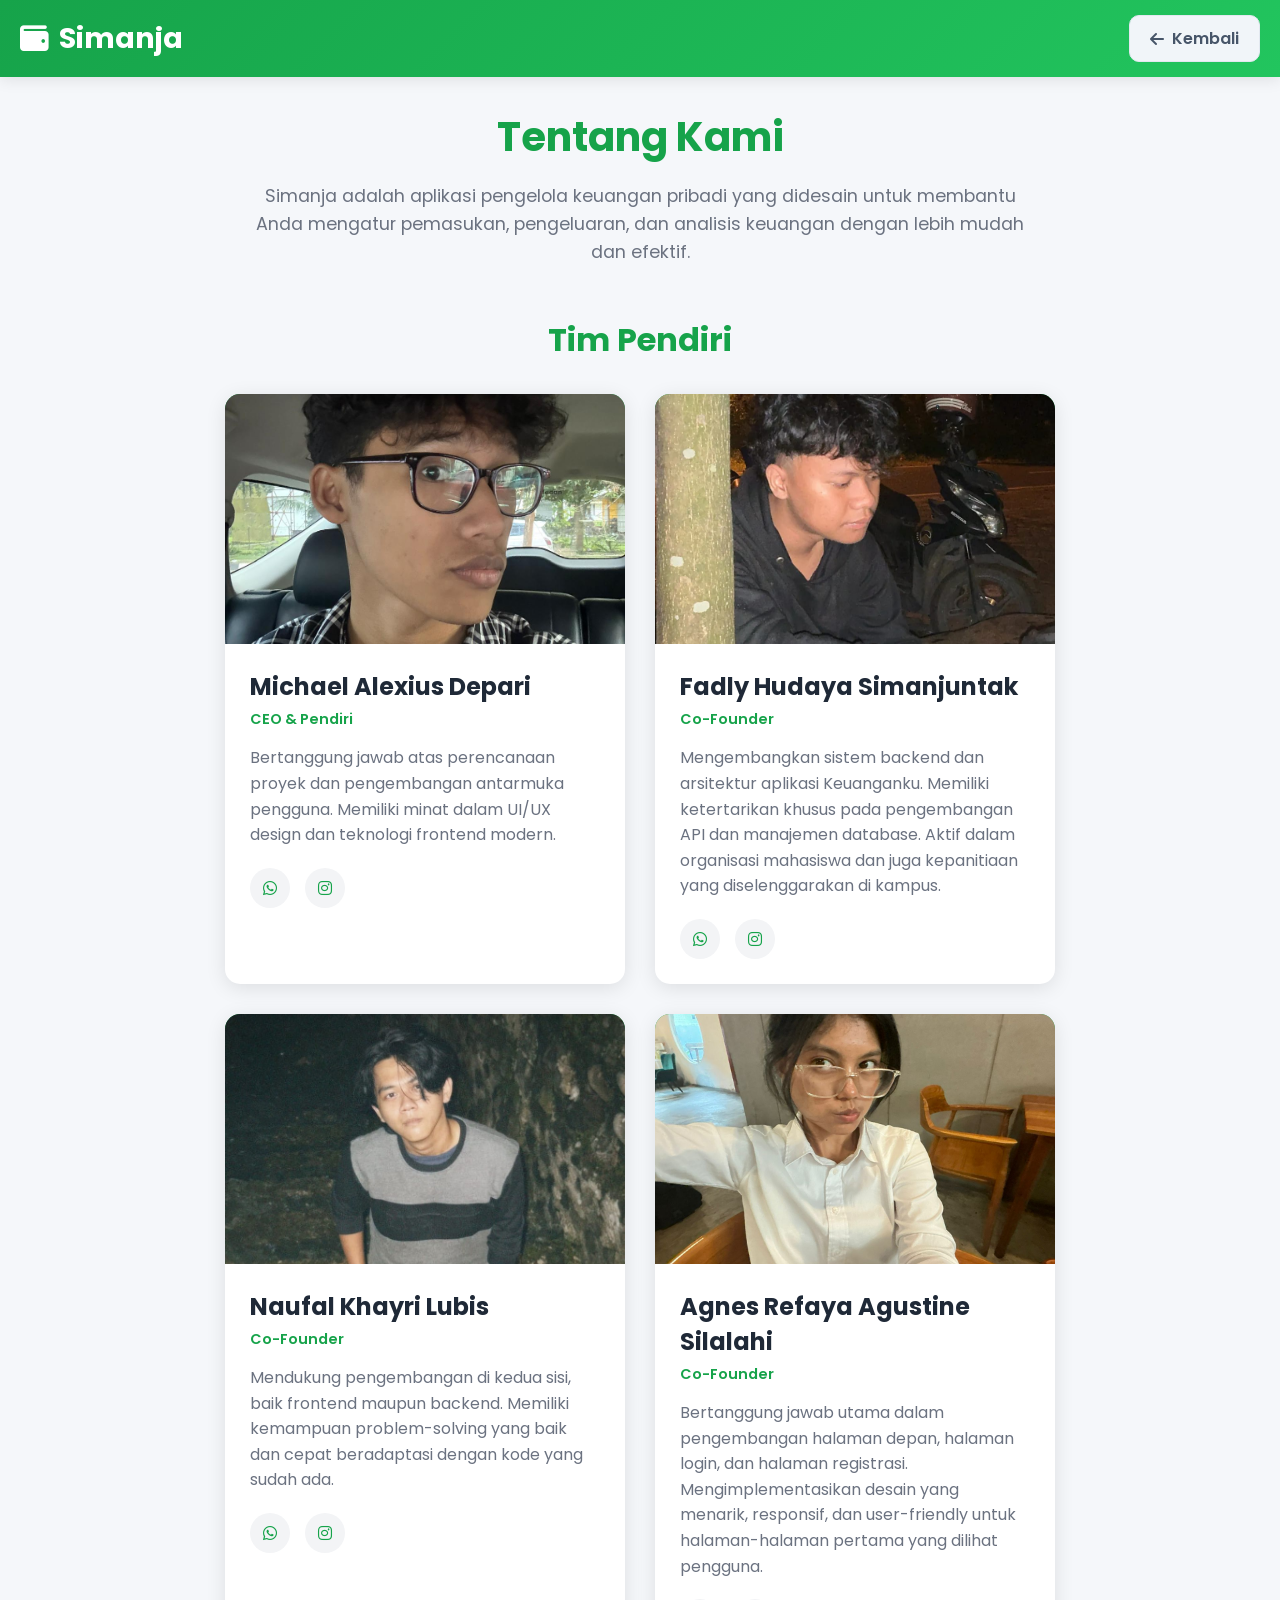
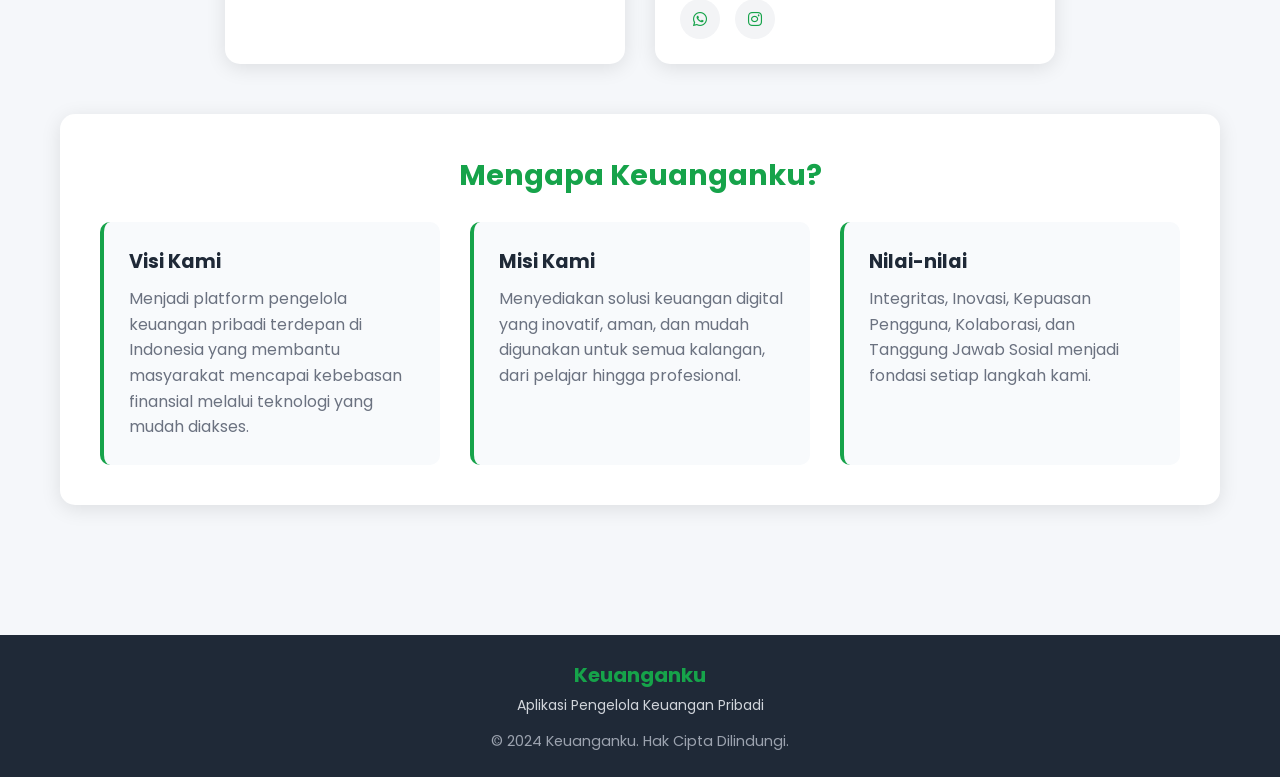
<file: tentang.html>
<!DOCTYPE html>
<html lang="id">
<head>
    <meta charset="UTF-8">
    <meta name="viewport" content="width=device-width, initial-scale=1.0">
    <title>Keuanganku | Tentang Kami</title>
    
    <!-- Font Google -->
    <link rel="preconnect" href="https://fonts.googleapis.com">
    <link rel="preconnect" href="https://fonts.gstatic.com" crossorigin>
    <link href="https://fonts.googleapis.com/css2?family=Poppins:wght@300;400;600;700&display=swap" rel="stylesheet">
    
    <!-- Font Awesome -->
    <link rel="stylesheet" href="https://cdnjs.cloudflare.com/ajax/libs/font-awesome/6.4.0/css/all.min.css">
    <link rel="stylesheet" href="./assets/css/tentang.css" />

</head>
<body>
    <!-- Navbar -->
    <nav class="navbar">
        <div class="nav-container">
            <a href="#" class="nav-brand">
                <i class="fas fa-wallet"></i>
                Simanja
            </a>
            <a href="dashboard.html" class="back-btn">
                <i class="fas fa-arrow-left"></i>
                Kembali
            </a>
        </div>
    </nav>
    
    <!-- Main Content -->
    <div class="container">
        <!-- Header -->
        <header class="about-header">
            <h1>Tentang Kami</h1>
            <p>Simanja adalah aplikasi pengelola keuangan pribadi yang didesain untuk membantu Anda mengatur pemasukan, pengeluaran, dan analisis keuangan dengan lebih mudah dan efektif.</p>
        </header>
        
        <!-- Founders Section -->
        <section class="founders-section">
            <h2 style="text-align: center; color: #16a34a; margin-bottom: 30px; font-size: 2em;">Tim Pendiri</h2>
            <div class="founders-grid">
                <!-- Founder 1 -->
                <div class="founder-card">
                    <div class="founder-img">
                        <img src="assets/images/michael.jpg" alt="Michael Alexius Depari" class="profile-photo">
                    </div>
                    <div class="founder-info">
                        <h3 class="founder-name">Michael Alexius Depari</h3>
                        <p class="founder-role">CEO & Pendiri</p>
                        <p class="founder-desc">Bertanggung jawab atas perencanaan proyek dan pengembangan antarmuka pengguna. Memiliki minat dalam UI/UX design dan teknologi frontend modern.</p>
                        <div class="founder-contact">
                            <a href="https://wa.me/6282163393498" target="_blank" class="contact-link"><i class="fab fa-whatsapp"></i></a>
                            <a href="https://www.instagram.com/michl.als?igsh=MW5lbDcxMGFzZ3N4NA==" target="_blank" class="contact-link"><i class="fab fa-instagram"></i></a>
                        </div>
                    </div>
                </div>
                
                <!-- Founder 2 -->
                <div class="founder-card">
                    <div class="founder-img">
                        <img src="assets/images/fadly.jpg" alt="Fadly Hudaya Simanjuntak" class="profile-photo">
                    </div>
                    <div class="founder-info">
                        <h3 class="founder-name">Fadly Hudaya Simanjuntak</h3>
                        <p class="founder-role">Co-Founder</p>
                        <p class="founder-desc">Mengembangkan sistem backend dan arsitektur aplikasi Keuanganku. Memiliki ketertarikan khusus pada pengembangan API dan manajemen database. Aktif dalam organisasi mahasiswa dan juga kepanitiaan yang diselenggarakan di kampus.</p>
                        <div class="founder-contact">
                            <a href="https://wa.me/6282210754317" target="_blank" class="contact-link"><i class="fab fa-whatsapp"></i></a>
                            <a href="https://www.instagram.com/fadl1i_?igsh=NWFldTg5amRtbGh2" target="_blank" class="contact-link"><i class="fab fa-instagram"></i></a>
                        </div>
                    </div>
                </div>
                
                <!-- Founder 3 -->
                <div class="founder-card">
                    <div class="founder-img">
                        <img src="assets/images/nopal.jpg" alt="Fadly Hudaya Simanjuntak" class="profile-photo">
                    </div>
                    <div class="founder-info">
                        <h3 class="founder-name">Naufal Khayri Lubis</h3>
                        <p class="founder-role">Co-Founder</p>
                        <p class="founder-desc">Mendukung pengembangan di kedua sisi, baik frontend maupun backend. Memiliki kemampuan problem-solving yang baik dan cepat beradaptasi dengan kode yang sudah ada.</p>
                        <div class="founder-contact">
                            <a href="https://wa.me/6285761391255" target="_blank" class="contact-link"><i class="fab fa-whatsapp"></i></a>
                            <a href="https://www.instagram.com/nopall.khy?igsh=ODUxdm9lM2d5dWhz" target="_blank" class="contact-link"><i class="fab fa-instagram"></i></a>
                        </div>
                    </div>
                </div>
                
                <!-- Founder 4 -->
                <div class="founder-card">
                    <div class="founder-img">
                        <img src="assets/images/agnes.jpg" alt="Fadly Hudaya Simanjuntak" class="profile-photo">
                    </div>
                    <div class="founder-info">
                        <h3 class="founder-name">Agnes Refaya Agustine Silalahi</h3>
                        <p class="founder-role">Co-Founder</p>
                        <p class="founder-desc">Bertanggung jawab utama dalam pengembangan halaman depan, halaman login, dan halaman registrasi. Mengimplementasikan desain yang menarik, responsif, dan user-friendly untuk halaman-halaman pertama yang dilihat pengguna.</p>
                        <div class="founder-contact">
                            <a href="https://wa.me/6281536259037" target="_blank" class="contact-link"><i class="fab fa-whatsapp"></i></a>
                            <a href="https://www.instagram.com/agnesrefanya?igsh=ajJiNWZzYzZpbXl3" target="_blank" class="contact-link"><i class="fab fa-instagram"></i></a>
                        </div>
                    </div>
                </div>
            </div>
        </section>
        
        <!-- Company Info -->
        <section class="company-info">
            <h2>Mengapa Keuanganku?</h2>
            <div class="info-grid">
                <div class="info-item">
                    <h3>Visi Kami</h3>
                    <p>Menjadi platform pengelola keuangan pribadi terdepan di Indonesia yang membantu masyarakat mencapai kebebasan finansial melalui teknologi yang mudah diakses.</p>
                </div>
                <div class="info-item">
                    <h3>Misi Kami</h3>
                    <p>Menyediakan solusi keuangan digital yang inovatif, aman, dan mudah digunakan untuk semua kalangan, dari pelajar hingga profesional.</p>
                </div>
                <div class="info-item">
                    <h3>Nilai-nilai</h3>
                    <p>Integritas, Inovasi, Kepuasan Pengguna, Kolaborasi, dan Tanggung Jawab Sosial menjadi fondasi setiap langkah kami.</p>
                </div>
            </div>
        </section>
    </div>
    
    <!-- Footer -->
    <footer>
        <h3>Keuanganku</h3>
        <h4>Aplikasi Pengelola Keuangan Pribadi</h4>
        <p style="margin-top: 15px; font-size: 0.9em; color: #9ca3af;">
            &copy; 2024 Keuanganku. Hak Cipta Dilindungi.
        </p>
    </footer>
</body>
</html>
</file>
<file: assets/css/tentang.css>
* {
            margin: 0;
            padding: 0;
            box-sizing: border-box;
            font-family: "Poppins", sans-serif;
        }
        
        body {
            background: #f5f7fa;
            color: #333;
            min-height: 100vh;
        }
        
        /* Navbar */
        .navbar {
            background: linear-gradient(135deg, #16a34a 0%, #22c55e 100%);
            padding: 15px 20px;
            box-shadow: 0 2px 15px rgba(0, 0, 0, 0.1);
            position: sticky;
            top: 0;
            z-index: 1000;
        }
        
        .nav-container {
            max-width: 1400px;
            margin: 0 auto;
            display: flex;
            justify-content: space-between;
            align-items: center;
        }
        
        .nav-brand {
            font-size: 1.8em;
            font-weight: 700;
            color: white;
            text-decoration: none;
            display: flex;
            align-items: center;
            gap: 10px;
        }
        
        .back-btn {
            background: #f1f5f9;
            color: #475569;
            border: 1px solid #e2e8f0;
            padding: 10px 20px;
            border-radius: 10px;
            font-weight: 600;
            cursor: pointer;
            transition: all 0.3s ease;
            display: flex;
            align-items: center;
            gap: 8px;
            text-decoration: none;
            white-space: nowrap;
        }
        
        .back-btn:hover {
            background: #e2e8f0;
            transform: translateY(-2px);
            box-shadow: 0 4px 12px rgba(0, 0, 0, 0.1);
        }
        
        /* Container */
        .container {
            max-width: 1200px;
            margin: 0 auto;
            padding: 30px 20px;
        }
        
        /* Header */
        .about-header {
            text-align: center;
            margin-bottom: 50px;
        }
        
        .about-header h1 {
            font-size: 2.5em;
            color: #16a34a;
            margin-bottom: 15px;
        }
        
        .about-header p {
            font-size: 1.1em;
            color: #6b7280;
            max-width: 800px;
            margin: 0 auto;
            line-height: 1.6;
        }
        
        /* Founder Grid */
        .founders-grid {
            display: flex;
            flex-wrap: wrap;
            justify-content: center;
            gap: 30px;
            margin-bottom: 50px;
        }
        
        .founder-card {
            width: 400px; /* Lebar tetap */
            background: white;
            border-radius: 15px;
            overflow: hidden;
            box-shadow: 0 4px 20px rgba(0, 0, 0, 0.1);
            transition: all 0.3s ease;
        }
        
        .founder-card:hover {
            transform: translateY(-10px);
            box-shadow: 0 8px 30px rgba(0, 0, 0, 0.15);
        }
        
        .founder-img {
            width: 100%;
            height: 250px;
            object-fit: cover;
            background: linear-gradient(135deg, #16a34a, #22c55e);
            display: flex;
            align-items: center;
            justify-content: center;
            color: white;
            font-size: 4em;
        }
        
        .founder-info {
            padding: 25px;
        }
        
        .founder-name {
            font-size: 1.5em;
            font-weight: 700;
            color: #1f2937;
            margin-bottom: 5px;
        }
        
        .founder-role {
            color: #16a34a;
            font-weight: 600;
            margin-bottom: 15px;
            font-size: 0.9em;
        }
        
        .founder-desc {
            color: #6b7280;
            line-height: 1.6;
            margin-bottom: 20px;
        }
        
        .founder-contact {
            display: flex;
            gap: 15px;
        }
        
        .contact-link {
            width: 40px;
            height: 40px;
            border-radius: 50%;
            background: #f3f4f6;
            display: flex;
            align-items: center;
            justify-content: center;
            color: #16a34a;
            text-decoration: none;
            transition: all 0.3s ease;
        }
        
        .contact-link:hover {
            background: #16a34a;
            color: white;
            transform: scale(1.1);
        }
        
        /* Company Info */
        .company-info {
            background: white;
            border-radius: 15px;
            padding: 40px;
            box-shadow: 0 4px 20px rgba(0, 0, 0, 0.1);
            margin-bottom: 50px;
        }
        
        .company-info h2 {
            color: #16a34a;
            margin-bottom: 25px;
            font-size: 1.8em;
            text-align: center;
        }
        
        .info-grid {
            display: grid;
            grid-template-columns: repeat(auto-fit, minmax(300px, 1fr));
            gap: 30px;
        }
        
        .info-item {
            background: #f8fafc;
            padding: 25px;
            border-radius: 10px;
            border-left: 4px solid #16a34a;
        }
        
        .info-item h3 {
            color: #1f2937;
            margin-bottom: 10px;
            font-size: 1.2em;
        }
        
        .info-item p {
            color: #6b7280;
            line-height: 1.6;
        }
        
        /* Footer */
        footer {
            background: #1f2937;
            color: white;
            text-align: center;
            padding: 25px 10px;
            margin-top: 50px;
        }
        
        footer h3 {
            color: #16a34a;
            font-size: 20px;
            margin-bottom: 5px;
        }
        
        footer h4 {
            color: #d1d5db;
            font-size: 14px;
            font-weight: 400;
            margin-bottom: 15px;
        }
        
        footer p {
            margin-top: 10px;
        }
        
        footer a {
            color: #86efac;
            text-decoration: none;
            font-weight: 500;
            transition: color 0.3s ease;
        }
        
        footer a:hover {
            color: #16a34a;
            text-decoration: underline;
        }
        
        /* Responsive */
        @media (max-width: 768px) {
            .nav-container {
                flex-direction: column;
                gap: 15px;
                text-align: center;
            }
            
            .about-header h1 {
                font-size: 2em;
            }
            
            .founders-grid {
                grid-template-columns: 1fr;
            }
            
            .company-info {
                padding: 25px 20px;
            }
            
            .info-grid {
                grid-template-columns: 1fr;
            }
            .founder-card {
                width: 100%;
                max-width: 400px;
            }
        }
        

                /* Style untuk foto profil */
        .profile-photo {
            width: 100%;
            height: 100%;
            object-fit: cover;
            object-position: center;
        }

        /* Fallback jika foto tidak ada */
        .founder-img {
            position: relative;
            overflow: hidden;
        }

        /* Style default jika foto tidak ditemukan */
        .founder-img::before {
            content: '\f007'; /* Ikon user dari Font Awesome */
            font-family: 'Font Awesome 6 Free';
            font-weight: 900;
            position: absolute;
            top: 50%;
            left: 50%;
            transform: translate(-50%, -50%);
            font-size: 3em;
            color: white;
            z-index: 1;
        }

        /* Pastikan img menutupi fallback */
        .founder-img img {
            position: relative;
            z-index: 2;
        }
</file>
